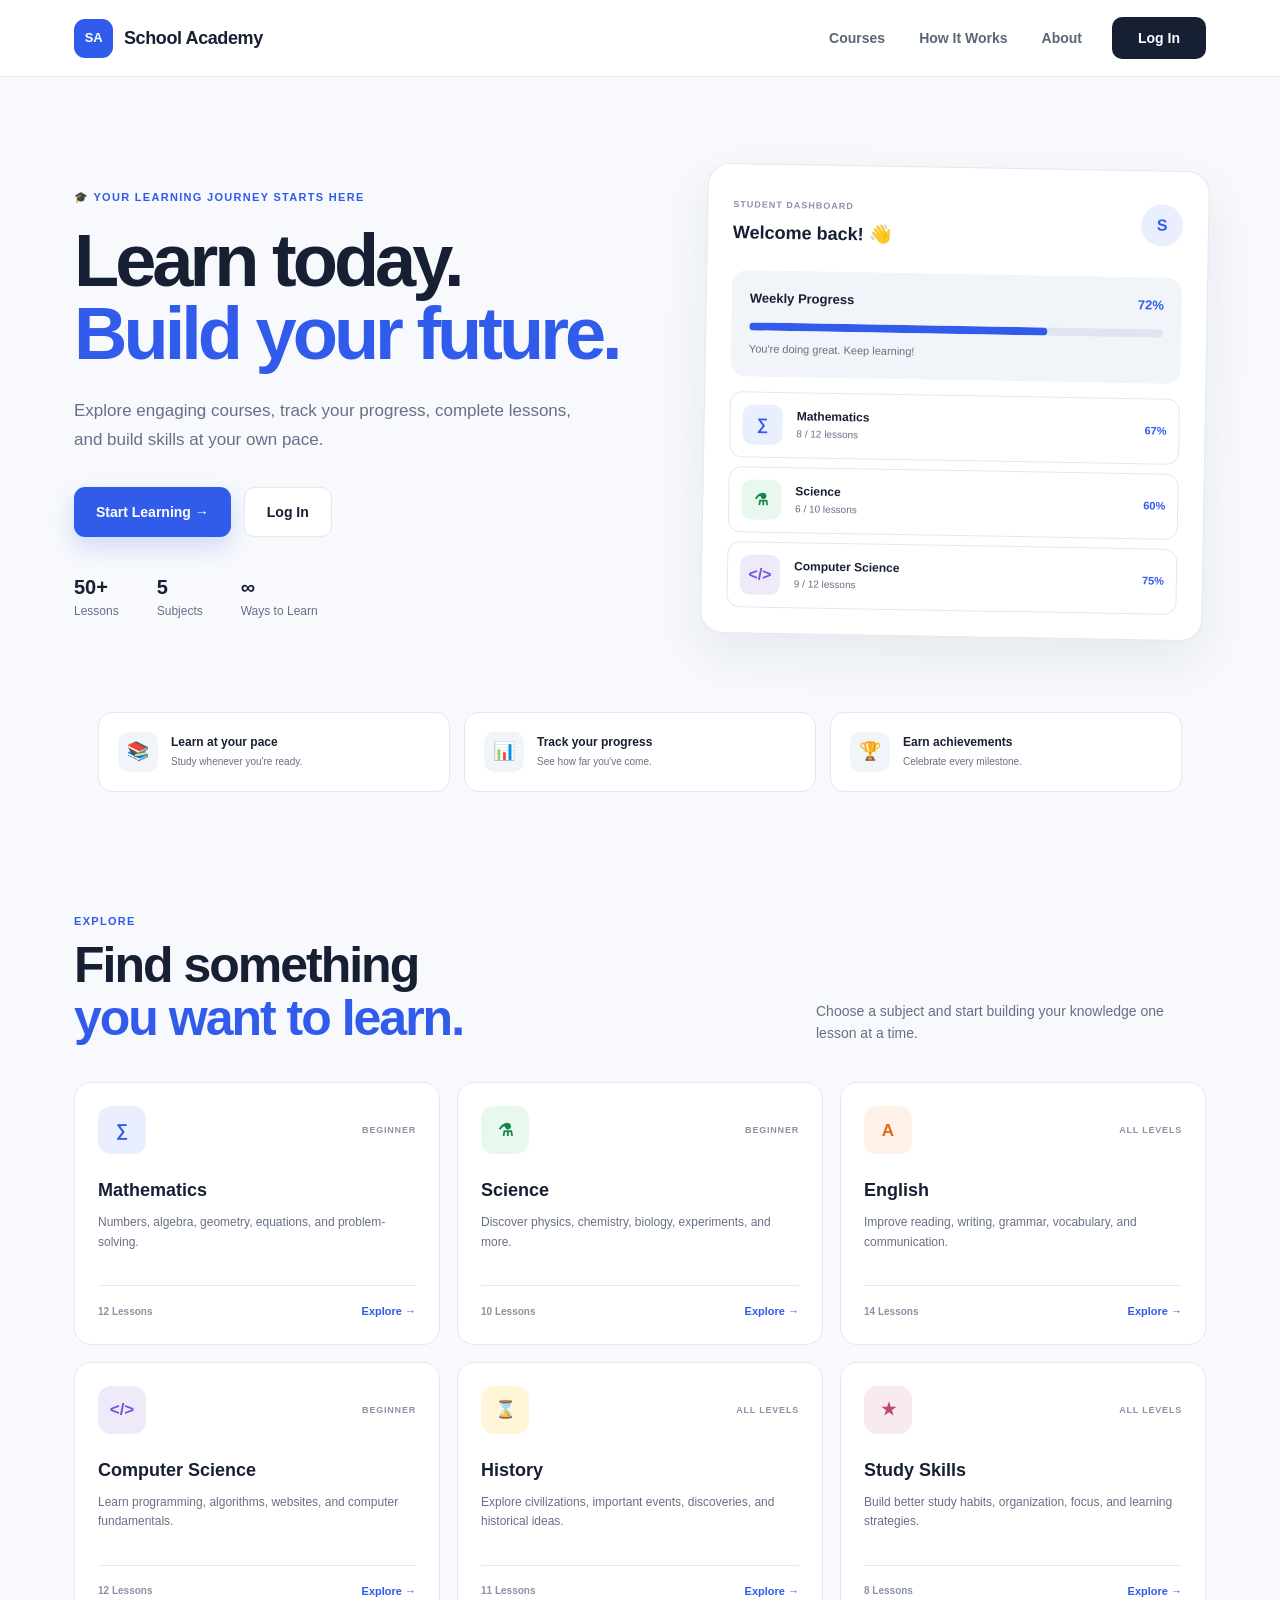
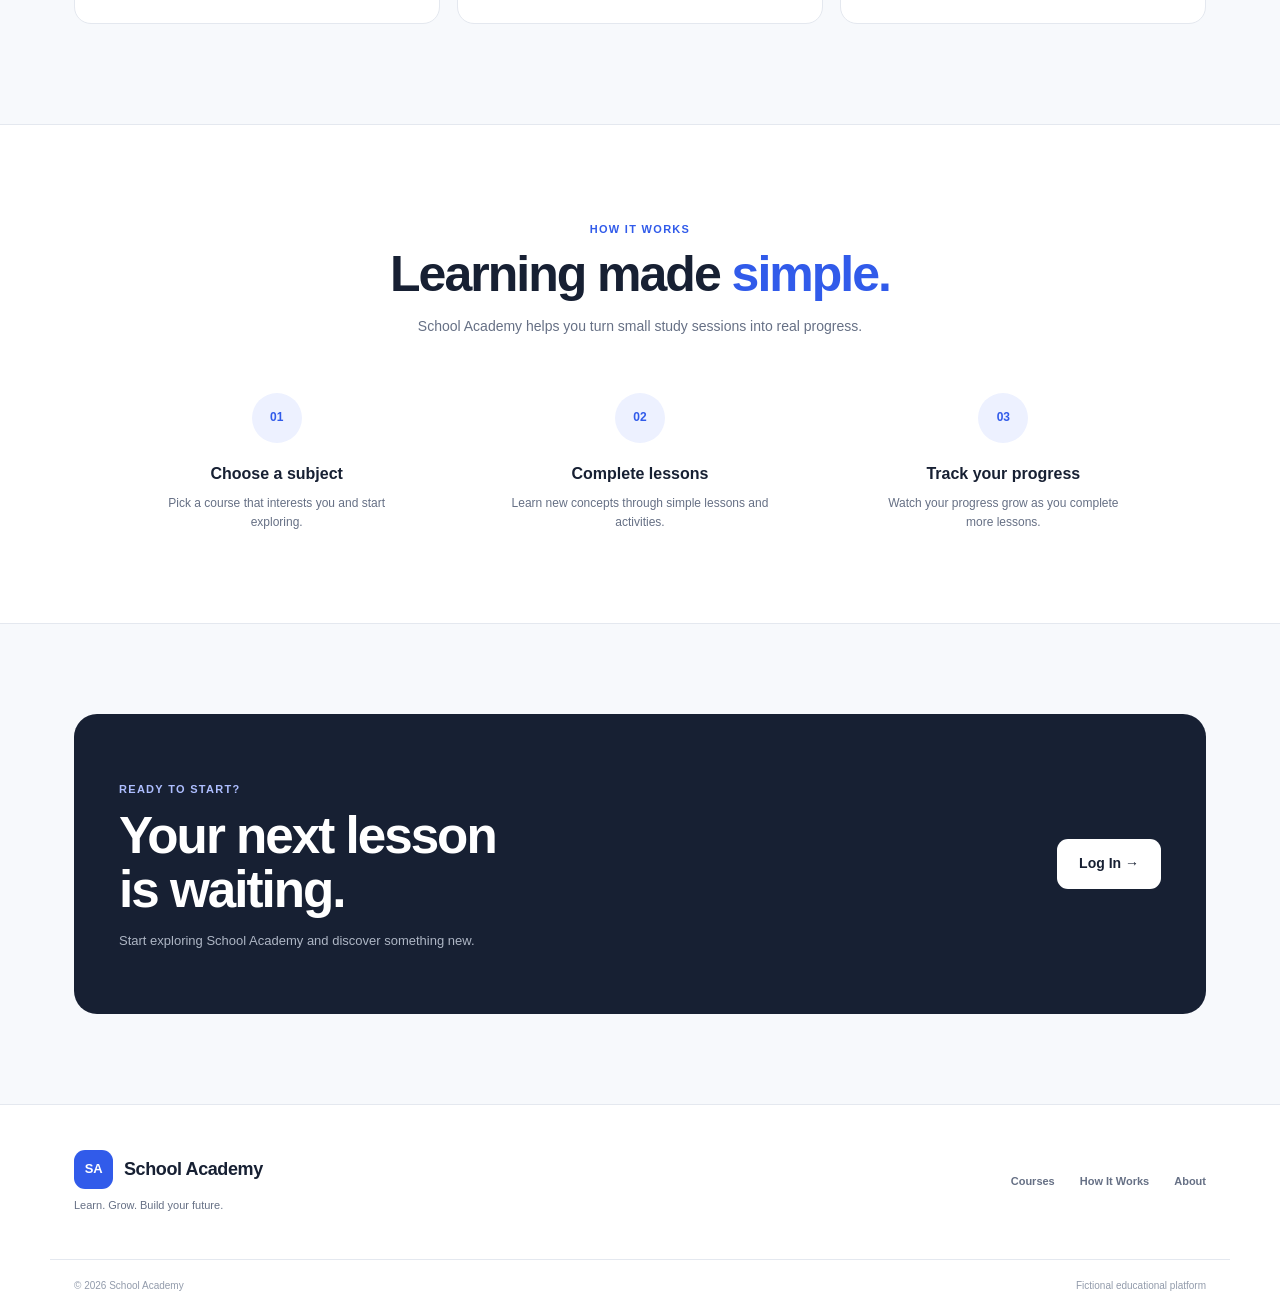
<file: index.html>
<!DOCTYPE html>
<html lang="en">
<head>
  <meta charset="UTF-8">
  <meta name="viewport" content="width=device-width, initial-scale=1.0">

  <title>School Academy — Learn Without Limits</title>

  <meta
    name="description"
    content="School Academy is a fictional online learning platform for students."
  >

  <link rel="stylesheet" href="style.css">
</head>

<body>

  <!-- Navigation -->
  <header class="navbar">
    <div class="nav-container">

      <a href="#" class="logo">
        <div class="logo-icon">SA</div>
        <span>School Academy</span>
      </a>

      <nav class="nav-links">
        <a href="#courses">Courses</a>
        <a href="#how-it-works">How It Works</a>
        <a href="#about">About</a>
      </nav>

      <a
        class="login-button"
        href="https://YOUR-SHOKHRUZ-CHAT-URL.com"
      >
        Log In
      </a>

    </div>
  </header>


  <!-- Hero -->
  <main>

    <section class="hero">

      <div class="hero-content">

        <div class="eyebrow">
          🎓 YOUR LEARNING JOURNEY STARTS HERE
        </div>

        <h1>
          Learn today.<br>
          <span>Build your future.</span>
        </h1>

        <p>
          Explore engaging courses, track your progress,
          complete lessons, and build skills at your own pace.
        </p>

        <div class="hero-buttons">

          <a href="#courses" class="primary-button">
            Start Learning →
          </a>

          <a
            href="https://YOUR-SHOKHRUZ-CHAT-URL.com"
            class="secondary-button"
          >
            Log In
          </a>

        </div>

        <div class="hero-stats">

          <div class="stat">
            <strong>50+</strong>
            <span>Lessons</span>
          </div>

          <div class="stat">
            <strong>5</strong>
            <span>Subjects</span>
          </div>

          <div class="stat">
            <strong>∞</strong>
            <span>Ways to Learn</span>
          </div>

        </div>

      </div>


      <!-- Learning Dashboard Preview -->
      <div class="hero-card">

        <div class="dashboard-top">

          <div>
            <span class="small-label">STUDENT DASHBOARD</span>
            <h3>Welcome back! 👋</h3>
          </div>

          <div class="profile-circle">
            S
          </div>

        </div>


        <div class="progress-card">

          <div class="progress-header">
            <span>Weekly Progress</span>
            <strong>72%</strong>
          </div>

          <div class="progress-bar">
            <div class="progress-fill"></div>
          </div>

          <p>You're doing great. Keep learning!</p>

        </div>


        <div class="mini-courses">

          <div class="mini-course">
            <div class="course-icon math">∑</div>

            <div>
              <strong>Mathematics</strong>
              <span>8 / 12 lessons</span>
            </div>

            <b>67%</b>
          </div>


          <div class="mini-course">
            <div class="course-icon science">⚗</div>

            <div>
              <strong>Science</strong>
              <span>6 / 10 lessons</span>
            </div>

            <b>60%</b>
          </div>


          <div class="mini-course">
            <div class="course-icon coding">&lt;/&gt;</div>

            <div>
              <strong>Computer Science</strong>
              <span>9 / 12 lessons</span>
            </div>

            <b>75%</b>
          </div>

        </div>

      </div>

    </section>


    <!-- Trusted / Feature Strip -->
    <section class="feature-strip">

      <div class="feature">
        <div class="feature-icon">📚</div>
        <div>
          <strong>Learn at your pace</strong>
          <span>Study whenever you're ready.</span>
        </div>
      </div>

      <div class="feature">
        <div class="feature-icon">📊</div>
        <div>
          <strong>Track your progress</strong>
          <span>See how far you've come.</span>
        </div>
      </div>

      <div class="feature">
        <div class="feature-icon">🏆</div>
        <div>
          <strong>Earn achievements</strong>
          <span>Celebrate every milestone.</span>
        </div>
      </div>

    </section>


    <!-- Courses -->
    <section class="courses-section" id="courses">

      <div class="section-heading">

        <div>
          <span class="section-label">EXPLORE</span>

          <h2>
            Find something<br>
            <span>you want to learn.</span>
          </h2>
        </div>

        <p>
          Choose a subject and start building
          your knowledge one lesson at a time.
        </p>

      </div>


      <div class="course-grid">

        <!-- Mathematics -->
        <article class="course-card">

          <div class="course-top">
            <div class="large-course-icon math">∑</div>
            <span class="course-level">BEGINNER</span>
          </div>

          <h3>Mathematics</h3>

          <p>
            Numbers, algebra, geometry, equations,
            and problem-solving.
          </p>

          <div class="course-bottom">
            <span>12 Lessons</span>
            <button onclick="showCourse('Mathematics')">
              Explore →
            </button>
          </div>

        </article>


        <!-- Science -->
        <article class="course-card">

          <div class="course-top">
            <div class="large-course-icon science">⚗</div>
            <span class="course-level">BEGINNER</span>
          </div>

          <h3>Science</h3>

          <p>
            Discover physics, chemistry, biology,
            experiments, and more.
          </p>

          <div class="course-bottom">
            <span>10 Lessons</span>
            <button onclick="showCourse('Science')">
              Explore →
            </button>
          </div>

        </article>


        <!-- English -->
        <article class="course-card">

          <div class="course-top">
            <div class="large-course-icon english">A</div>
            <span class="course-level">ALL LEVELS</span>
          </div>

          <h3>English</h3>

          <p>
            Improve reading, writing, grammar,
            vocabulary, and communication.
          </p>

          <div class="course-bottom">
            <span>14 Lessons</span>
            <button onclick="showCourse('English')">
              Explore →
            </button>
          </div>

        </article>


        <!-- Computer Science -->
        <article class="course-card">

          <div class="course-top">
            <div class="large-course-icon coding">&lt;/&gt;</div>
            <span class="course-level">BEGINNER</span>
          </div>

          <h3>Computer Science</h3>

          <p>
            Learn programming, algorithms,
            websites, and computer fundamentals.
          </p>

          <div class="course-bottom">
            <span>12 Lessons</span>
            <button onclick="showCourse('Computer Science')">
              Explore →
            </button>
          </div>

        </article>


        <!-- History -->
        <article class="course-card">

          <div class="course-top">
            <div class="large-course-icon history">⌛</div>
            <span class="course-level">ALL LEVELS</span>
          </div>

          <h3>History</h3>

          <p>
            Explore civilizations, important events,
            discoveries, and historical ideas.
          </p>

          <div class="course-bottom">
            <span>11 Lessons</span>
            <button onclick="showCourse('History')">
              Explore →
            </button>
          </div>

        </article>


        <!-- Study Skills -->
        <article class="course-card">

          <div class="course-top">
            <div class="large-course-icon skills">★</div>
            <span class="course-level">ALL LEVELS</span>
          </div>

          <h3>Study Skills</h3>

          <p>
            Build better study habits, organization,
            focus, and learning strategies.
          </p>

          <div class="course-bottom">
            <span>8 Lessons</span>
            <button onclick="showCourse('Study Skills')">
              Explore →
            </button>
          </div>

        </article>

      </div>

    </section>


    <!-- How It Works -->
    <section class="how-section" id="how-it-works">

      <div class="section-heading centered">

        <span class="section-label">HOW IT WORKS</span>

        <h2>
          Learning made <span>simple.</span>
        </h2>

        <p>
          School Academy helps you turn small study
          sessions into real progress.
        </p>

      </div>


      <div class="steps">

        <div class="step">

          <div class="step-number">01</div>

          <h3>Choose a subject</h3>

          <p>
            Pick a course that interests you
            and start exploring.
          </p>

        </div>


        <div class="step">

          <div class="step-number">02</div>

          <h3>Complete lessons</h3>

          <p>
            Learn new concepts through
            simple lessons and activities.
          </p>

        </div>


        <div class="step">

          <div class="step-number">03</div>

          <h3>Track your progress</h3>

          <p>
            Watch your progress grow as
            you complete more lessons.
          </p>

        </div>

      </div>

    </section>


    <!-- CTA -->
    <section class="cta-section" id="about">

      <div class="cta-card">

        <div>

          <span class="section-label">READY TO START?</span>

          <h2>
            Your next lesson<br>
            is waiting.
          </h2>

          <p>
            Start exploring School Academy
            and discover something new.
          </p>

        </div>

        <a
          href="https://YOUR-SHOKHRUZ-CHAT-URL.com"
          class="primary-button"
        >
          Log In →
        </a>

      </div>

    </section>

  </main>


  <!-- Footer -->
  <footer>

    <div class="footer-container">

      <div class="footer-brand">

        <div class="logo">
          <div class="logo-icon">SA</div>
          <span>School Academy</span>
        </div>

        <p>
          Learn. Grow. Build your future.
        </p>

      </div>


      <div class="footer-links">

        <a href="#courses">Courses</a>
        <a href="#how-it-works">How It Works</a>
        <a href="#about">About</a>

      </div>

    </div>


    <div class="footer-bottom">
      <span>© 2026 School Academy</span>
      <span>Fictional educational platform</span>
    </div>

  </footer>


  <script src="script.js"></script>

</body>
</html>
</file>
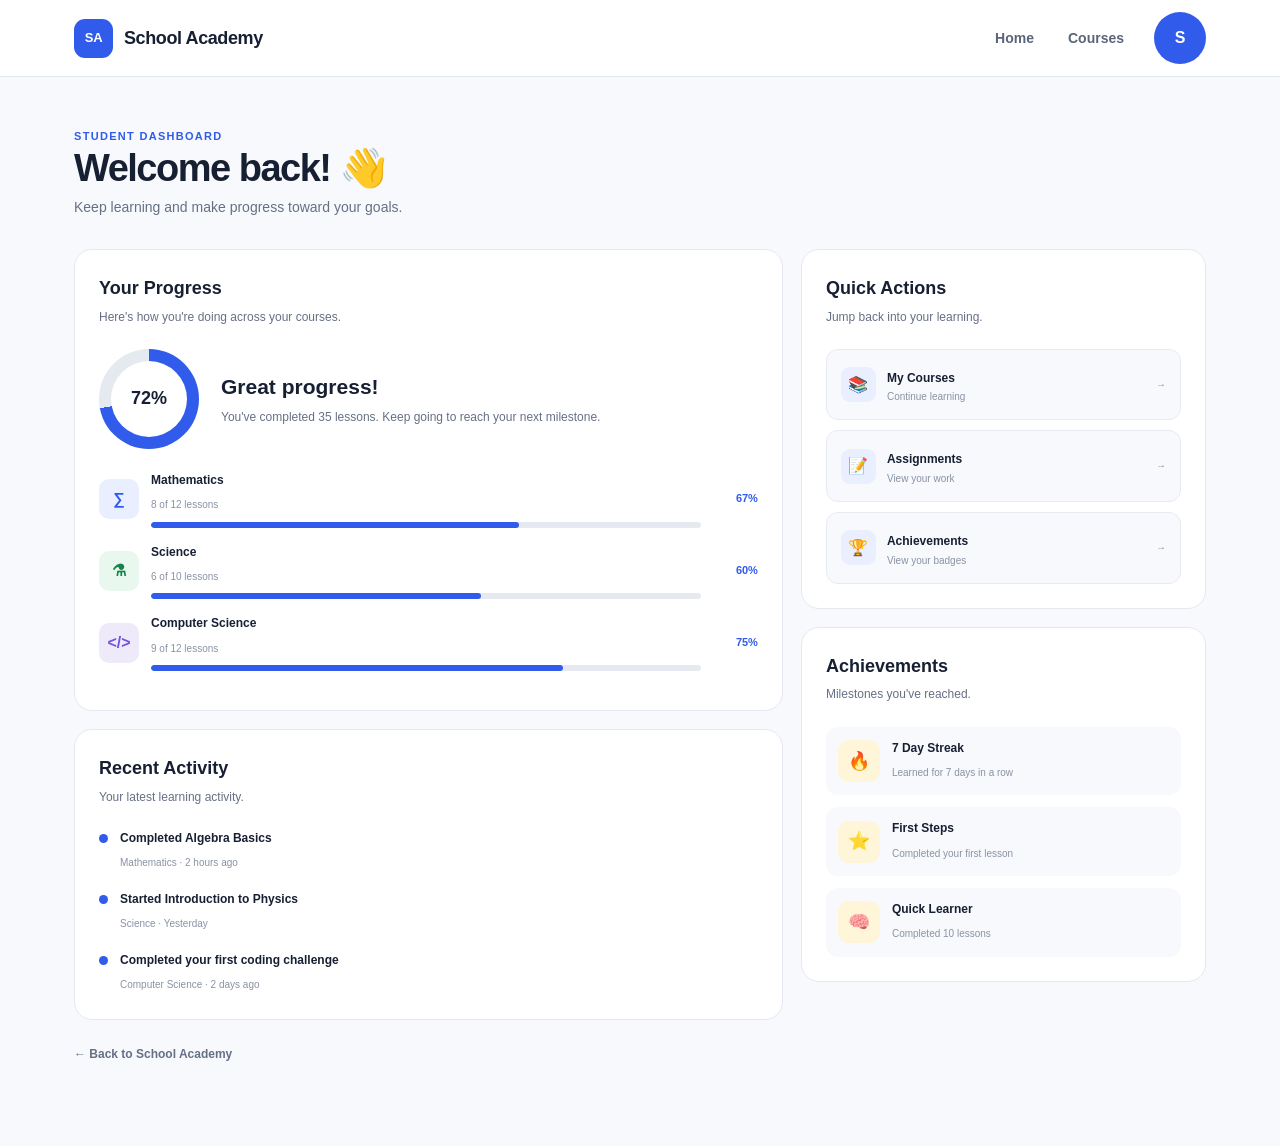
<file: dashboard.html>
<!DOCTYPE html>
<html lang="en">
<head>
  <meta charset="UTF-8">
  <meta name="viewport" content="width=device-width, initial-scale=1.0">

  <title>Student Dashboard — School Academy</title>

  <link rel="stylesheet" href="style.css">

  <style>
    .dashboard-page {
      min-height: 100vh;
      background: #f7f9fc;
    }

    .dashboard-container {
      max-width: 1180px;
      margin: auto;
      padding: 45px 24px 80px;
    }

    .dashboard-welcome {
      display: flex;
      justify-content: space-between;
      align-items: center;
      gap: 25px;
      margin-bottom: 30px;
    }

    .dashboard-welcome h1 {
      font-size: 38px;
      line-height: 1.1;
      letter-spacing: -1.5px;
    }

    .dashboard-welcome p {
      color: #667085;
      margin-top: 7px;
      font-size: 14px;
    }

    .dashboard-profile {
      width: 52px;
      height: 52px;
      border-radius: 50%;
      background: #315bea;
      color: white;
      display: grid;
      place-items: center;
      font-weight: 800;
    }

    .dashboard-grid {
      display: grid;
      grid-template-columns: 1.4fr 0.8fr;
      gap: 18px;
    }

    .dashboard-card {
      background: white;
      border: 1px solid #e4e8ef;
      border-radius: 18px;
      padding: 24px;
    }

    .dashboard-card h2 {
      font-size: 18px;
      margin-bottom: 5px;
    }

    .dashboard-card-subtitle {
      color: #667085;
      font-size: 12px;
      margin-bottom: 22px;
    }

    .overall-progress {
      display: flex;
      align-items: center;
      gap: 22px;
    }

    .progress-circle {
      width: 100px;
      height: 100px;
      border-radius: 50%;
      background: conic-gradient(
        #315bea 0 72%,
        #e5e9f0 72% 100%
      );

      display: grid;
      place-items: center;
      flex-shrink: 0;
    }

    .progress-circle-inner {
      width: 76px;
      height: 76px;
      border-radius: 50%;
      background: white;
      display: grid;
      place-items: center;
      font-weight: 800;
      font-size: 18px;
    }

    .progress-info strong {
      font-size: 21px;
    }

    .progress-info p {
      color: #667085;
      font-size: 12px;
      margin-top: 5px;
    }

    .course-progress {
      margin-top: 22px;
    }

    .course-row {
      display: grid;
      grid-template-columns: 40px 1fr 45px;
      align-items: center;
      gap: 12px;
      margin-bottom: 15px;
    }

    .course-row-icon {
      width: 40px;
      height: 40px;
      border-radius: 10px;
      display: grid;
      place-items: center;
      font-weight: 800;
    }

    .course-row-info strong {
      display: block;
      font-size: 12px;
    }

    .course-row-info span {
      color: #8993a4;
      font-size: 10px;
    }

    .mini-progress {
      height: 6px;
      background: #e6eaf0;
      border-radius: 20px;
      overflow: hidden;
      margin-top: 6px;
    }

    .mini-progress div {
      height: 100%;
      background: #315bea;
      border-radius: inherit;
    }

    .course-percent {
      color: #315bea;
      font-size: 11px;
      font-weight: 800;
      text-align: right;
    }

    .quick-actions {
      display: grid;
      gap: 10px;
      margin-top: 18px;
    }

    .quick-action {
      display: flex;
      align-items: center;
      justify-content: space-between;
      padding: 14px;

      background: #f7f9fc;
      border: 1px solid #e7ebf1;
      border-radius: 12px;

      cursor: pointer;
      transition: 0.2s ease;
    }

    .quick-action:hover {
      transform: translateY(-2px);
      border-color: #ccd4e0;
    }

    .quick-action-left {
      display: flex;
      align-items: center;
      gap: 11px;
    }

    .quick-icon {
      width: 35px;
      height: 35px;
      border-radius: 9px;
      display: grid;
      place-items: center;
      background: #e9efff;
    }

    .quick-action strong {
      font-size: 12px;
    }

    .quick-action span {
      display: block;
      color: #8993a4;
      font-size: 10px;
    }

    .achievement-list {
      display: grid;
      gap: 12px;
      margin-top: 17px;
    }

    .achievement {
      display: flex;
      align-items: center;
      gap: 12px;
      padding: 12px;
      border-radius: 12px;
      background: #f7f9fc;
    }

    .achievement-icon {
      width: 42px;
      height: 42px;
      border-radius: 11px;
      background: #fff5d9;
      display: grid;
      place-items: center;
      font-size: 18px;
    }

    .achievement strong {
      display: block;
      font-size: 12px;
    }

    .achievement span {
      color: #8993a4;
      font-size: 10px;
    }

    .activity-list {
      margin-top: 18px;
      display: grid;
      gap: 16px;
    }

    .activity {
      display: flex;
      gap: 12px;
    }

    .activity-dot {
      width: 9px;
      height: 9px;
      margin-top: 5px;
      border-radius: 50%;
      background: #315bea;
      flex-shrink: 0;
    }

    .activity strong {
      display: block;
      font-size: 12px;
    }

    .activity span {
      color: #8993a4;
      font-size: 10px;
    }

    .dashboard-logout {
      margin-top: 25px;
      display: inline-block;
      color: #667085;
      font-size: 12px;
      font-weight: 700;
    }

    .dashboard-logout:hover {
      color: #315bea;
    }

    @media (max-width: 800px) {
      .dashboard-grid {
        grid-template-columns: 1fr;
      }

      .dashboard-welcome h1 {
        font-size: 31px;
      }
    }

    @media (max-width: 500px) {
      .dashboard-container {
        padding: 30px 18px 60px;
      }

      .overall-progress {
        align-items: flex-start;
      }

      .progress-circle {
        width: 80px;
        height: 80px;
      }

      .progress-circle-inner {
        width: 61px;
        height: 61px;
        font-size: 15px;
      }
    }
  </style>
</head>

<body>

  <div class="dashboard-page">

    <!-- Navigation -->
    <header class="navbar">
      <div class="nav-container">

        <a href="index.html" class="logo">
          <div class="logo-icon">SA</div>
          <span>School Academy</span>
        </a>

        <nav class="nav-links">
          <a href="index.html">Home</a>
          <a href="index.html#courses">Courses</a>
        </nav>

        <div class="dashboard-profile">S</div>

      </div>
    </header>


    <!-- Dashboard -->
    <main class="dashboard-container">

      <div class="dashboard-welcome">

        <div>
          <span class="section-label">STUDENT DASHBOARD</span>

          <h1>Welcome back! 👋</h1>

          <p>
            Keep learning and make progress toward your goals.
          </p>
        </div>

      </div>


      <div class="dashboard-grid">

        <!-- LEFT COLUMN -->

        <div>

          <!-- Overall Progress -->
          <section class="dashboard-card">

            <h2>Your Progress</h2>

            <p class="dashboard-card-subtitle">
              Here's how you're doing across your courses.
            </p>

            <div class="overall-progress">

              <div class="progress-circle">
                <div class="progress-circle-inner">
                  72%
                </div>
              </div>

              <div class="progress-info">

                <strong>Great progress!</strong>

                <p>
                  You've completed 35 lessons.
                  Keep going to reach your next milestone.
                </p>

              </div>

            </div>


            <div class="course-progress">

              <div class="course-row">

                <div class="course-row-icon math">
                  ∑
                </div>

                <div class="course-row-info">
                  <strong>Mathematics</strong>
                  <span>8 of 12 lessons</span>

                  <div class="mini-progress">
                    <div style="width: 67%;"></div>
                  </div>
                </div>

                <div class="course-percent">
                  67%
                </div>

              </div>


              <div class="course-row">

                <div class="course-row-icon science">
                  ⚗
                </div>

                <div class="course-row-info">
                  <strong>Science</strong>
                  <span>6 of 10 lessons</span>

                  <div class="mini-progress">
                    <div style="width: 60%;"></div>
                  </div>
                </div>

                <div class="course-percent">
                  60%
                </div>

              </div>


              <div class="course-row">

                <div class="course-row-icon coding">
                  &lt;/&gt;
                </div>

                <div class="course-row-info">
                  <strong>Computer Science</strong>
                  <span>9 of 12 lessons</span>

                  <div class="mini-progress">
                    <div style="width: 75%;"></div>
                  </div>
                </div>

                <div class="course-percent">
                  75%
                </div>

              </div>

            </div>

          </section>


          <!-- Recent Activity -->
          <section class="dashboard-card" style="margin-top: 18px;">

            <h2>Recent Activity</h2>

            <p class="dashboard-card-subtitle">
              Your latest learning activity.
            </p>

            <div class="activity-list">

              <div class="activity">
                <div class="activity-dot"></div>

                <div>
                  <strong>Completed Algebra Basics</strong>
                  <span>Mathematics · 2 hours ago</span>
                </div>
              </div>


              <div class="activity">
                <div class="activity-dot"></div>

                <div>
                  <strong>Started Introduction to Physics</strong>
                  <span>Science · Yesterday</span>
                </div>
              </div>


              <div class="activity">
                <div class="activity-dot"></div>

                <div>
                  <strong>Completed your first coding challenge</strong>
                  <span>Computer Science · 2 days ago</span>
                </div>
              </div>

            </div>

          </section>

        </div>


        <!-- RIGHT COLUMN -->

        <div>

          <!-- Quick Actions -->
          <section class="dashboard-card">

            <h2>Quick Actions</h2>

            <p class="dashboard-card-subtitle">
              Jump back into your learning.
            </p>

            <div class="quick-actions">

              <div
                class="quick-action"
                onclick="dashboardMessage('Courses')"
              >

                <div class="quick-action-left">

                  <div class="quick-icon">
                    📚
                  </div>

                  <div>
                    <strong>My Courses</strong>
                    <span>Continue learning</span>
                  </div>

                </div>

                <span>→</span>

              </div>


              <div
                class="quick-action"
                onclick="dashboardMessage('Assignments')"
              >

                <div class="quick-action-left">

                  <div class="quick-icon">
                    📝
                  </div>

                  <div>
                    <strong>Assignments</strong>
                    <span>View your work</span>
                  </div>

                </div>

                <span>→</span>

              </div>


              <div
                class="quick-action"
                onclick="dashboardMessage('Achievements')"
              >

                <div class="quick-action-left">

                  <div class="quick-icon">
                    🏆
                  </div>

                  <div>
                    <strong>Achievements</strong>
                    <span>View your badges</span>
                  </div>

                </div>

                <span>→</span>

              </div>

            </div>

          </section>


          <!-- Achievements -->
          <section class="dashboard-card" style="margin-top: 18px;">

            <h2>Achievements</h2>

            <p class="dashboard-card-subtitle">
              Milestones you've reached.
            </p>

            <div class="achievement-list">

              <div class="achievement">

                <div class="achievement-icon">
                  🔥
                </div>

                <div>
                  <strong>7 Day Streak</strong>
                  <span>Learned for 7 days in a row</span>
                </div>

              </div>


              <div class="achievement">

                <div class="achievement-icon">
                  ⭐
                </div>

                <div>
                  <strong>First Steps</strong>
                  <span>Completed your first lesson</span>
                </div>

              </div>


              <div class="achievement">

                <div class="achievement-icon">
                  🧠
                </div>

                <div>
                  <strong>Quick Learner</strong>
                  <span>Completed 10 lessons</span>
                </div>

              </div>

            </div>

          </section>

        </div>

      </div>


      <a href="index.html" class="dashboard-logout">
        ← Back to School Academy
      </a>

    </main>

  </div>


  <script>
    function dashboardMessage(section) {
      alert(
        `${section}\n\nThis section is coming soon!`
      );
    }
  </script>

</body>
</html>
</file>
<file: style.css>
/* =========================================
   SCHOOL ACADEMY
   Main Styles
========================================= */

* {
  margin: 0;
  padding: 0;
  box-sizing: border-box;
}

:root {
  --background: #f7f9fc;
  --surface: #ffffff;
  --surface-soft: #f1f5f9;
  --text: #172033;
  --muted: #667085;
  --border: #e4e8ef;
  --primary: #315bea;
  --primary-dark: #2448c8;
  --shadow: 0 20px 50px rgba(20, 35, 70, 0.08);
}

html {
  scroll-behavior: smooth;
}

body {
  font-family: Inter, -apple-system, BlinkMacSystemFont, "Segoe UI",
    Roboto, Arial, sans-serif;
  background: var(--background);
  color: var(--text);
  line-height: 1.6;
}

a {
  color: inherit;
  text-decoration: none;
}

button {
  font: inherit;
}


/* =========================================
   NAVBAR
========================================= */

.navbar {
  width: 100%;
  background: rgba(255, 255, 255, 0.94);
  border-bottom: 1px solid var(--border);
  position: sticky;
  top: 0;
  z-index: 1000;
  backdrop-filter: blur(14px);
}

.nav-container {
  max-width: 1180px;
  margin: auto;
  min-height: 76px;
  padding: 0 24px;

  display: flex;
  align-items: center;
  justify-content: space-between;
  gap: 30px;
}

.logo {
  display: flex;
  align-items: center;
  gap: 11px;
  font-weight: 800;
  font-size: 18px;
  letter-spacing: -0.4px;
}

.logo-icon {
  width: 39px;
  height: 39px;
  border-radius: 11px;

  display: grid;
  place-items: center;

  background: var(--primary);
  color: white;

  font-size: 13px;
  font-weight: 800;
}

.nav-links {
  display: flex;
  align-items: center;
  gap: 34px;
  margin-left: auto;
}

.nav-links a {
  color: #596579;
  font-size: 14px;
  font-weight: 600;
  transition: 0.2s ease;
}

.nav-links a:hover {
  color: var(--primary);
}

.login-button {
  display: inline-flex;
  align-items: center;
  justify-content: center;

  min-width: 94px;
  height: 42px;
  padding: 0 18px;

  background: var(--text);
  color: white;

  border-radius: 10px;

  font-size: 14px;
  font-weight: 700;

  transition: 0.2s ease;
}

.login-button:hover {
  transform: translateY(-1px);
  background: #273149;
}


/* =========================================
   HERO
========================================= */

.hero {
  max-width: 1180px;
  margin: auto;
  padding: 90px 24px 75px;

  display: grid;
  grid-template-columns: 1.05fr 0.95fr;
  align-items: center;
  gap: 75px;
}

.hero-content {
  max-width: 600px;
}

.eyebrow,
.section-label {
  display: inline-block;

  color: var(--primary);

  font-size: 11px;
  font-weight: 800;
  letter-spacing: 1.3px;
}

.eyebrow {
  margin-bottom: 18px;
}

.hero h1 {
  font-size: clamp(48px, 6vw, 74px);
  line-height: 0.99;
  letter-spacing: -4px;
  font-weight: 850;
}

.hero h1 span {
  color: var(--primary);
}

.hero-content > p {
  max-width: 530px;
  margin-top: 25px;

  color: var(--muted);
  font-size: 17px;
  line-height: 1.75;
}

.hero-buttons {
  display: flex;
  align-items: center;
  gap: 13px;
  margin-top: 32px;
}

.primary-button,
.secondary-button {
  min-height: 50px;
  padding: 0 22px;

  display: inline-flex;
  align-items: center;
  justify-content: center;

  border-radius: 11px;

  font-size: 14px;
  font-weight: 750;

  transition: 0.2s ease;
}

.primary-button {
  background: var(--primary);
  color: white;
  box-shadow: 0 10px 25px rgba(49, 91, 234, 0.2);
}

.primary-button:hover {
  background: var(--primary-dark);
  transform: translateY(-2px);
}

.secondary-button {
  background: white;
  border: 1px solid var(--border);
  color: var(--text);
}

.secondary-button:hover {
  border-color: #c7cfdb;
  transform: translateY(-2px);
}

.hero-stats {
  display: flex;
  gap: 38px;
  margin-top: 38px;
}

.stat {
  display: flex;
  flex-direction: column;
}

.stat strong {
  font-size: 20px;
  line-height: 1.2;
}

.stat span {
  margin-top: 3px;
  color: var(--muted);
  font-size: 12px;
}


/* =========================================
   DASHBOARD PREVIEW
========================================= */

.hero-card {
  background: white;
  border: 1px solid var(--border);
  border-radius: 22px;

  padding: 25px;

  box-shadow: var(--shadow);

  transform: rotate(1deg);
  transition: 0.3s ease;
}

.hero-card:hover {
  transform: rotate(0deg) translateY(-4px);
}

.dashboard-top {
  display: flex;
  align-items: center;
  justify-content: space-between;
}

.small-label {
  color: #8993a4;
  font-size: 9px;
  font-weight: 800;
  letter-spacing: 1px;
}

.dashboard-top h3 {
  margin-top: 3px;
  font-size: 18px;
}

.profile-circle {
  width: 42px;
  height: 42px;

  display: grid;
  place-items: center;

  border-radius: 50%;
  background: #e9efff;
  color: var(--primary);

  font-weight: 800;
}

.progress-card {
  margin-top: 24px;
  padding: 18px;

  border-radius: 15px;
  background: var(--surface-soft);
}

.progress-header {
  display: flex;
  justify-content: space-between;

  font-size: 13px;
  font-weight: 700;
}

.progress-header strong {
  color: var(--primary);
}

.progress-bar {
  height: 8px;
  margin-top: 13px;

  overflow: hidden;
  border-radius: 20px;

  background: #dfe5ef;
}

.progress-fill {
  width: 72%;
  height: 100%;

  background: var(--primary);
  border-radius: inherit;
}

.progress-card p {
  margin-top: 10px;

  color: var(--muted);
  font-size: 11px;
}

.mini-courses {
  margin-top: 15px;
  display: grid;
  gap: 9px;
}

.mini-course {
  display: grid;
  grid-template-columns: 43px 1fr auto;
  align-items: center;
  gap: 11px;

  padding: 12px;

  border: 1px solid var(--border);
  border-radius: 13px;
  background: white;
}

.course-icon,
.large-course-icon {
  display: grid;
  place-items: center;
  font-weight: 800;
}

.course-icon {
  width: 40px;
  height: 40px;
  border-radius: 10px;
}

.mini-course div:nth-child(2) {
  display: flex;
  flex-direction: column;
}

.mini-course strong {
  font-size: 12px;
}

.mini-course span {
  color: var(--muted);
  font-size: 10px;
}

.mini-course b {
  color: var(--primary);
  font-size: 11px;
}


/* =========================================
   COURSE COLORS
========================================= */

.math {
  background: #e9efff;
  color: #315bea;
}

.science {
  background: #e9f8ef;
  color: #16834b;
}

.english {
  background: #fff1e7;
  color: #d96b20;
}

.coding {
  background: #eeeafa;
  color: #7653d8;
}

.history {
  background: #fff5d9;
  color: #a87300;
}

.skills {
  background: #f8eaf0;
  color: #bb4972;
}


/* =========================================
   FEATURE STRIP
========================================= */

.feature-strip {
  max-width: 1132px;
  margin: 0 auto 80px;
  padding: 0 24px;

  display: grid;
  grid-template-columns: repeat(3, 1fr);
  gap: 14px;
}

.feature {
  display: flex;
  align-items: center;
  gap: 13px;

  padding: 19px;

  background: white;
  border: 1px solid var(--border);
  border-radius: 14px;
}

.feature-icon {
  width: 40px;
  height: 40px;

  display: grid;
  place-items: center;

  border-radius: 10px;
  background: var(--surface-soft);

  font-size: 18px;
}

.feature strong {
  display: block;
  font-size: 12px;
}

.feature span {
  display: block;
  margin-top: 2px;

  color: var(--muted);
  font-size: 10px;
}


/* =========================================
   COURSES
========================================= */

.courses-section {
  max-width: 1180px;
  margin: auto;
  padding: 35px 24px 100px;
}

.section-heading {
  display: flex;
  align-items: end;
  justify-content: space-between;
  gap: 40px;
  margin-bottom: 38px;
}

.section-heading h2 {
  margin-top: 7px;

  font-size: clamp(34px, 4vw, 50px);
  line-height: 1.05;
  letter-spacing: -2px;
}

.section-heading h2 span {
  color: var(--primary);
}

.section-heading > p {
  max-width: 390px;
  color: var(--muted);
  font-size: 14px;
}

.course-grid {
  display: grid;
  grid-template-columns: repeat(3, 1fr);
  gap: 17px;
}

.course-card {
  padding: 23px;

  background: white;
  border: 1px solid var(--border);
  border-radius: 17px;

  transition: 0.25s ease;
}

.course-card:hover {
  transform: translateY(-5px);
  box-shadow: 0 16px 35px rgba(20, 35, 70, 0.08);
}

.course-top {
  display: flex;
  align-items: center;
  justify-content: space-between;
}

.large-course-icon {
  width: 48px;
  height: 48px;
  border-radius: 13px;
  font-size: 17px;
}

.course-level {
  color: #8993a4;
  font-size: 9px;
  font-weight: 800;
  letter-spacing: 0.8px;
}

.course-card h3 {
  margin-top: 22px;
  font-size: 18px;
}

.course-card > p {
  min-height: 72px;
  margin-top: 8px;

  color: var(--muted);
  font-size: 12px;
  line-height: 1.65;
}

.course-bottom {
  padding-top: 17px;
  border-top: 1px solid var(--border);

  display: flex;
  align-items: center;
  justify-content: space-between;
}

.course-bottom span {
  color: #8993a4;
  font-size: 10px;
  font-weight: 700;
}

.course-bottom button {
  padding: 0;
  border: 0;
  background: transparent;

  color: var(--primary);

  font-size: 11px;
  font-weight: 800;

  cursor: pointer;
}


/* =========================================
   HOW IT WORKS
========================================= */

.how-section {
  padding: 90px 24px;
  background: white;
  border-top: 1px solid var(--border);
  border-bottom: 1px solid var(--border);
}

.centered {
  display: block;
  text-align: center;
  margin-bottom: 55px;
}

.centered > p {
  max-width: 500px;
  margin: 15px auto 0;
}

.steps {
  max-width: 1050px;
  margin: auto;

  display: grid;
  grid-template-columns: repeat(3, 1fr);
  gap: 40px;
}

.step {
  text-align: center;
}

.step-number {
  width: 50px;
  height: 50px;

  margin: 0 auto 18px;

  display: grid;
  place-items: center;

  border-radius: 50%;

  background: #edf1ff;
  color: var(--primary);

  font-size: 12px;
  font-weight: 850;
}

.step h3 {
  font-size: 16px;
}

.step p {
  max-width: 260px;
  margin: 8px auto 0;

  color: var(--muted);
  font-size: 12px;
}


/* =========================================
   CTA
========================================= */

.cta-section {
  max-width: 1180px;
  margin: auto;
  padding: 90px 24px;
}

.cta-card {
  min-height: 300px;
  padding: 45px;

  display: flex;
  align-items: center;
  justify-content: space-between;
  gap: 30px;

  border-radius: 23px;

  background: #172033;
  color: white;
}

.cta-card .section-label {
  color: #aebeff;
}

.cta-card h2 {
  margin-top: 8px;

  font-size: clamp(35px, 4vw, 52px);
  line-height: 1.05;
  letter-spacing: -2px;
}

.cta-card p {
  max-width: 430px;
  margin-top: 15px;

  color: #aeb6c5;
  font-size: 13px;
}

.cta-card .primary-button {
  flex-shrink: 0;
  background: white;
  color: var(--text);
  box-shadow: none;
}

.cta-card .primary-button:hover {
  background: #eef1f7;
}


/* =========================================
   FOOTER
========================================= */

footer {
  background: white;
  border-top: 1px solid var(--border);
}

.footer-container {
  max-width: 1180px;
  margin: auto;
  padding: 45px 24px;

  display: flex;
  align-items: center;
  justify-content: space-between;
  gap: 30px;
}

.footer-brand p {
  margin-top: 8px;

  color: var(--muted);
  font-size: 11px;
}

.footer-links {
  display: flex;
  gap: 25px;
}

.footer-links a {
  color: var(--muted);
  font-size: 11px;
  font-weight: 650;
}

.footer-links a:hover {
  color: var(--primary);
}

.footer-bottom {
  max-width: 1180px;
  margin: auto;
  padding: 18px 24px;

  border-top: 1px solid var(--border);

  display: flex;
  justify-content: space-between;

  color: #929bab;
  font-size: 10px;
}


/* =========================================
   RESPONSIVE
========================================= */

@media (max-width: 900px) {

  .hero {
    grid-template-columns: 1fr;
    gap: 50px;
    padding-top: 65px;
  }

  .hero-content {
    max-width: 700px;
  }

  .hero-card {
    max-width: 620px;
  }

  .course-grid {
    grid-template-columns: repeat(2, 1fr);
  }

  .feature-strip {
    grid-template-columns: 1fr;
  }

  .steps {
    grid-template-columns: 1fr;
    gap: 45px;
  }

}


@media (max-width: 650px) {

  .nav-container {
    min-height: 68px;
  }

  .nav-links {
    display: none;
  }

  .logo span {
    font-size: 15px;
  }

  .hero {
    padding: 55px 20px;
  }

  .hero h1 {
    font-size: 49px;
    letter-spacing: -3px;
  }

  .hero-content > p {
    font-size: 15px;
  }

  .hero-buttons {
    flex-direction: column;
    align-items: stretch;
  }

  .hero-buttons a {
    width: 100%;
  }

  .hero-stats {
    gap: 25px;
  }

  .hero-card {
    padding: 17px;
  }

  .feature-strip {
    padding: 0 20px;
  }

  .courses-section {
    padding-left: 20px;
    padding-right: 20px;
  }

  .section-heading {
    display: block;
  }

  .section-heading > p {
    margin-top: 18px;
  }

  .course-grid {
    grid-template-columns: 1fr;
  }

  .course-card > p {
    min-height: auto;
  }

  .cta-section {
    padding: 65px 20px;
  }

  .cta-card {
    padding: 30px;
    flex-direction: column;
    align-items: flex-start;
  }

  .cta-card .primary-button {
    width: 100%;
  }

  .footer-container {
    flex-direction: column;
    align-items: flex-start;
  }

  .footer-bottom {
    flex-direction: column;
    gap: 7px;
  }

}
</file>
